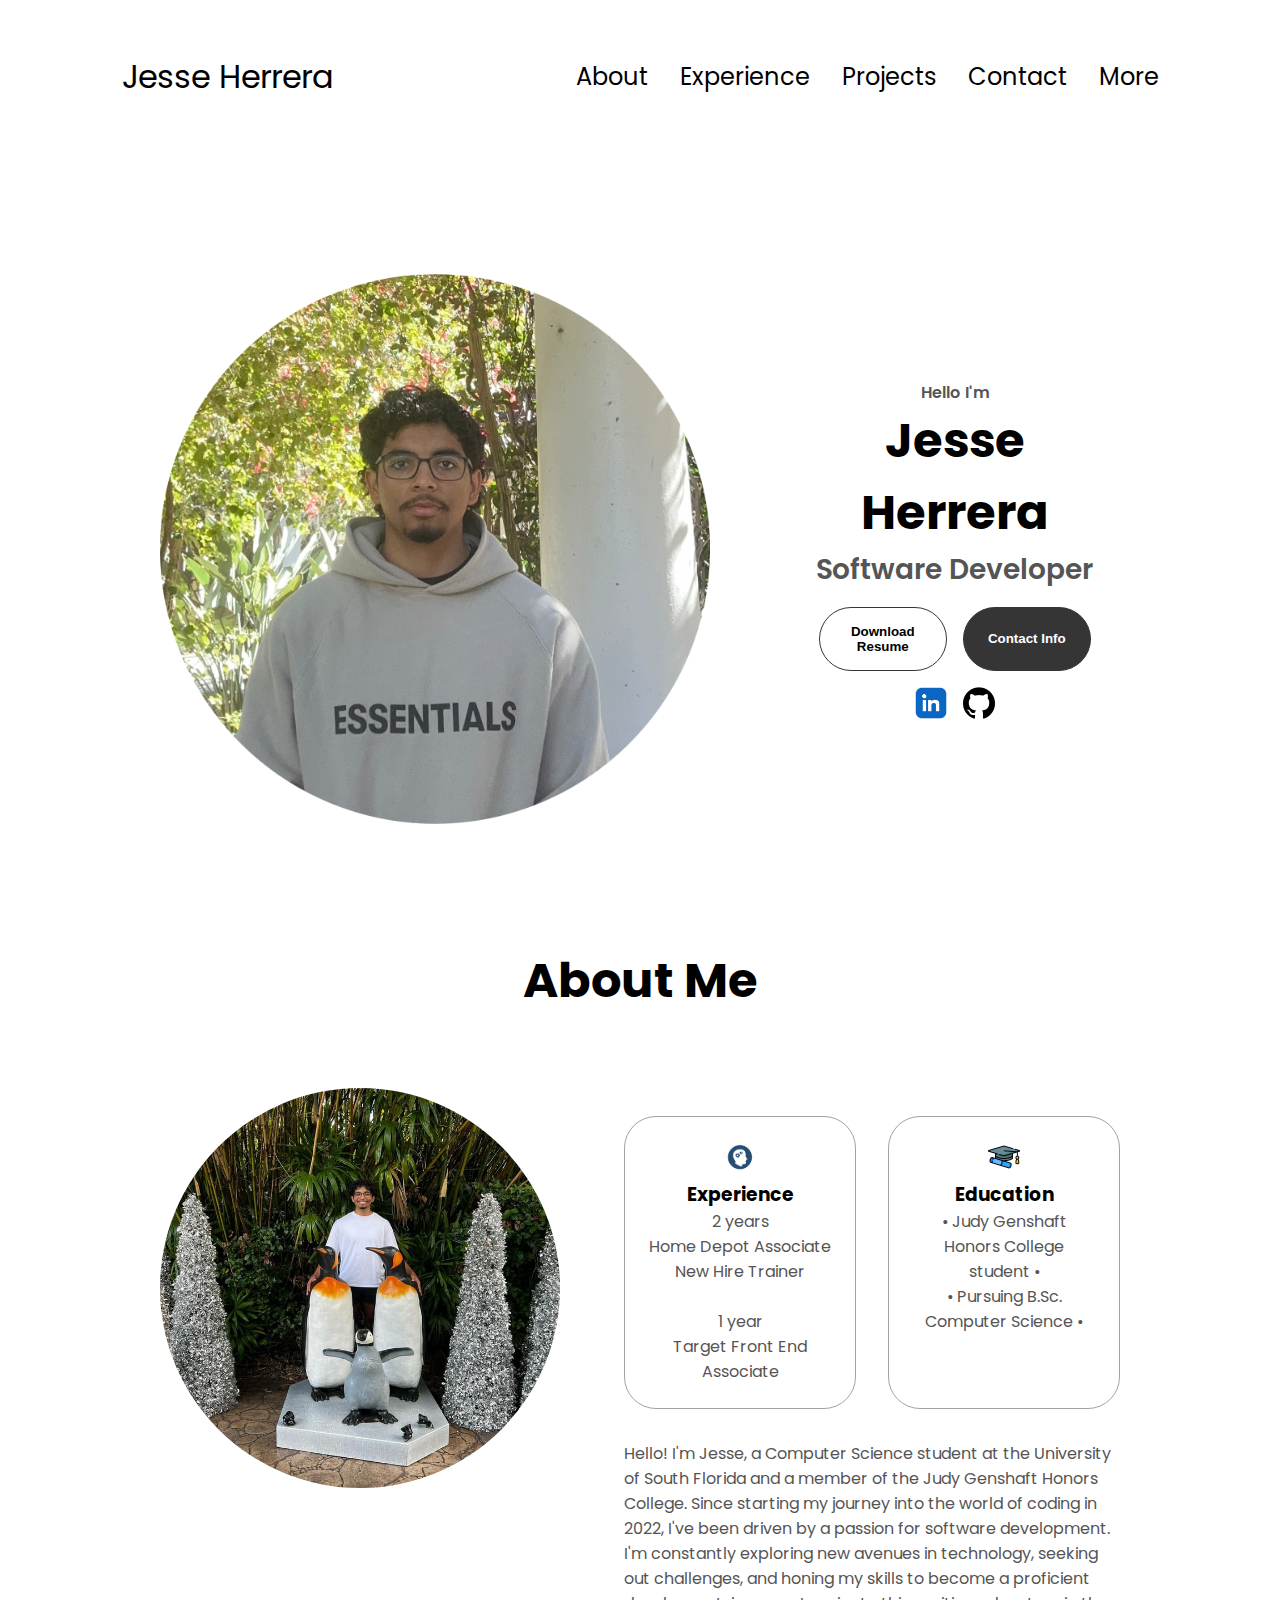
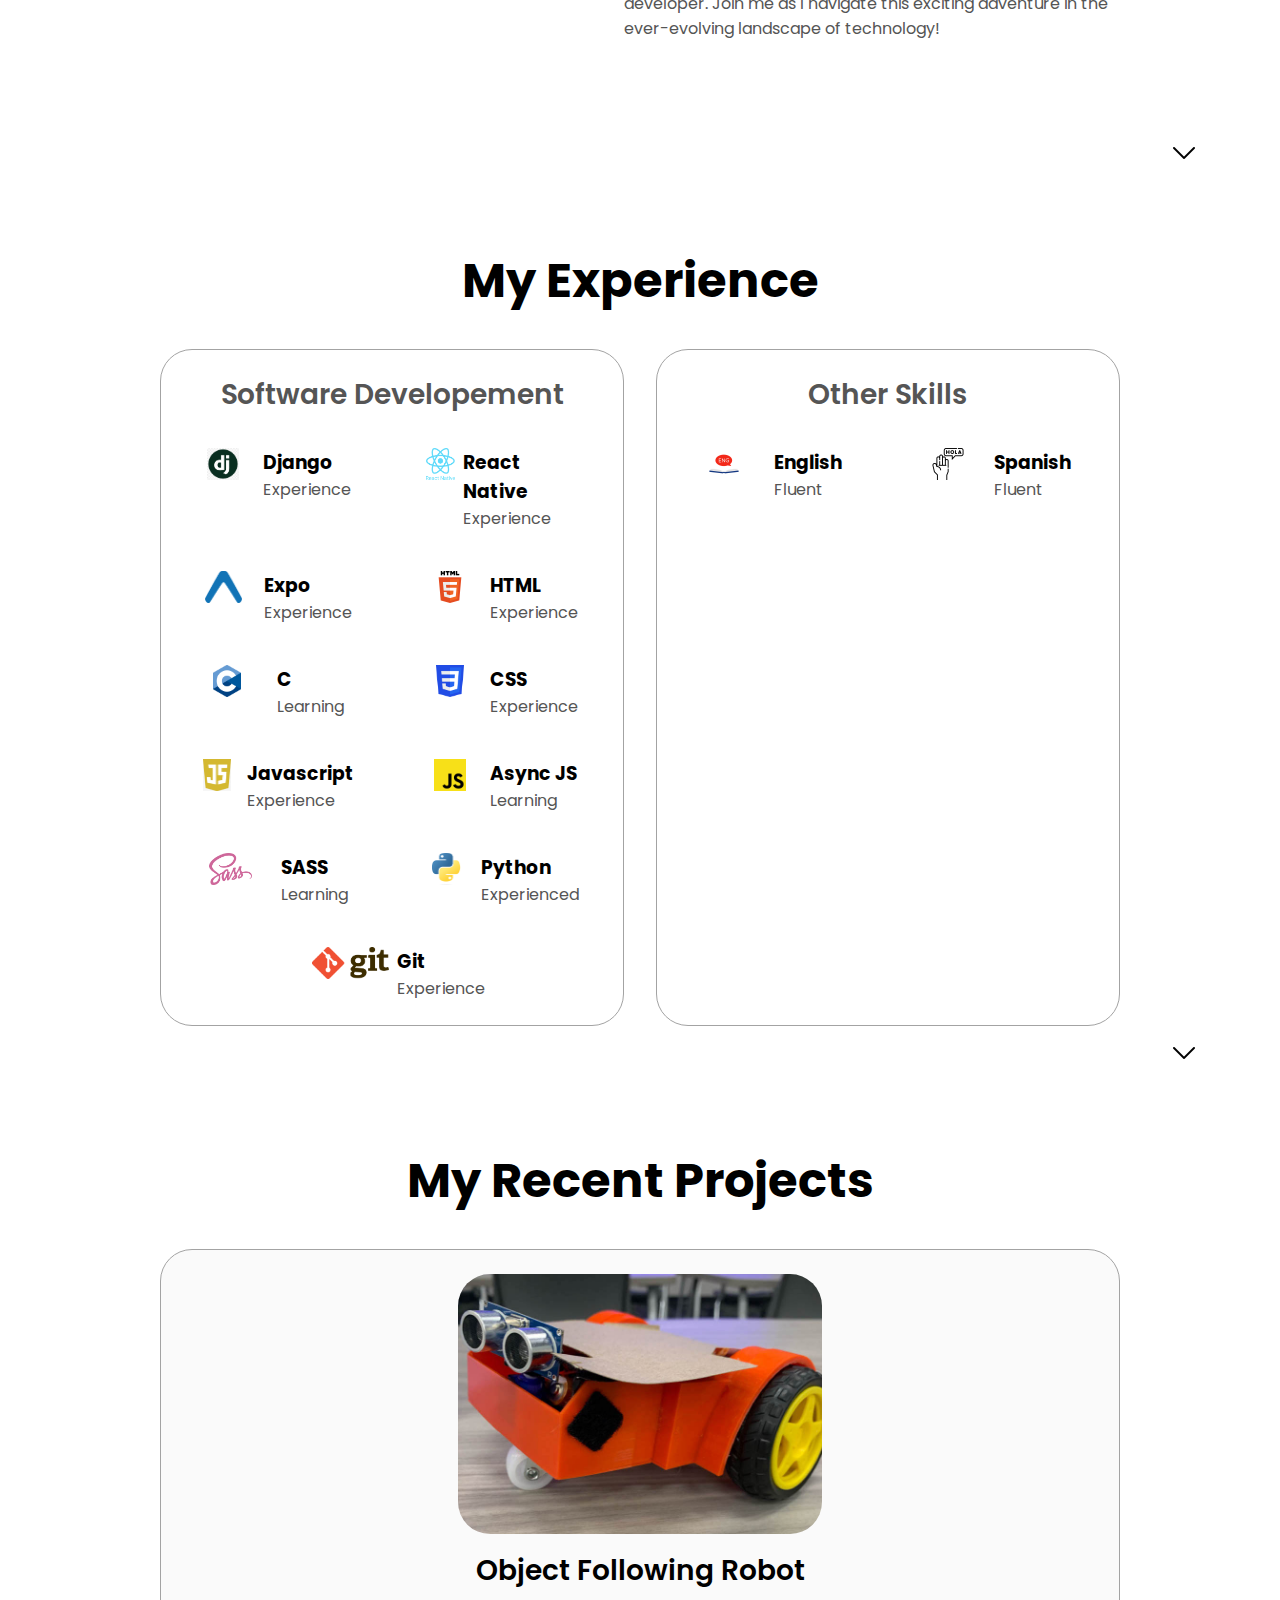
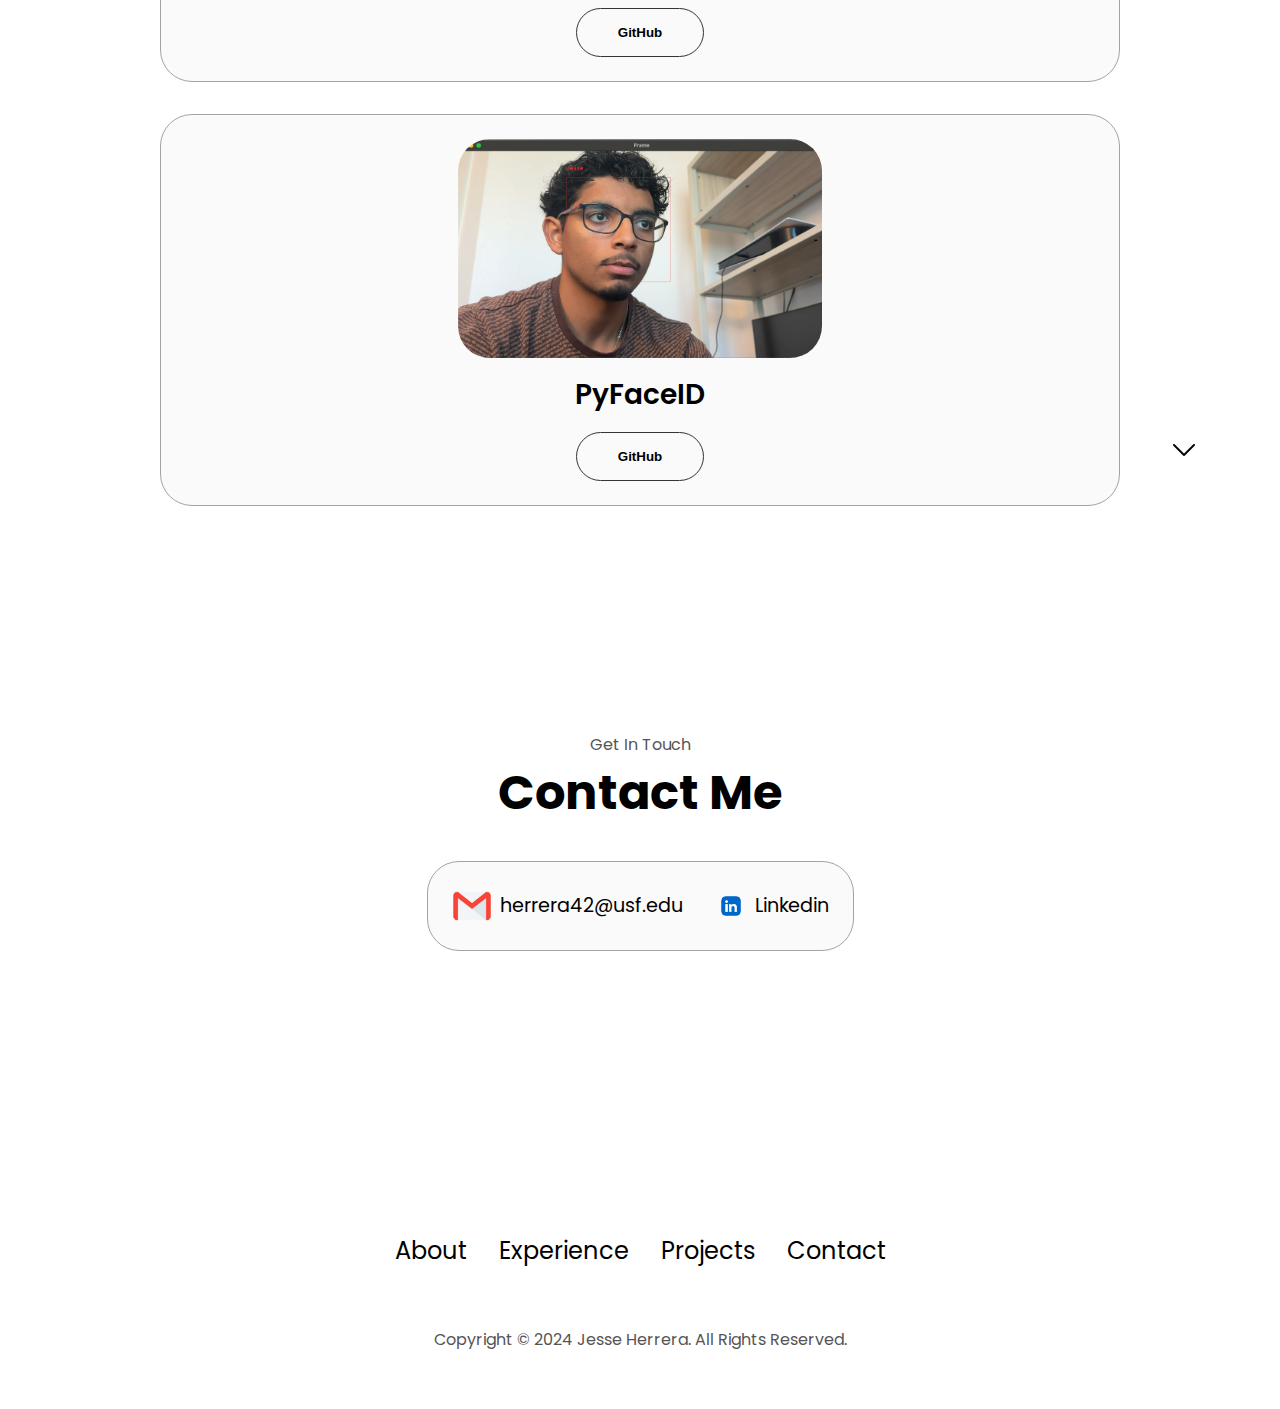
<file: index.html>
<!DOCTYPE html>
<html lang="en">
<head>
    <meta charset="UTF-8">
    <meta name="viewport" content="width=device-width, initial-scale=1.0">
    <title>My Portfolio</title>
    <link rel="stylesheet" href="style.css">
    <link rel="stylesheet" href="mediaquestions.css">
</head>
<body>
    <!-- navigation menu for desktop -->
    <nav id="desktop-nav">
        <div class="logo">Jesse Herrera</div>
        <div>
            <ul class="nav-links">
                <li><a href="#about">About</a></li>
                <li><a href="#experience">Experience</a></li>
                <li><a href="#projects">Projects</a></li>
                <li><a href="#contact">Contact</a></li>
                <li class="dropdown-menu">
                    <a href="#More">More</a>
                    <ul class="dropdown-content">
                        <li><a href="Things_I_like.html">Things I like</a></li>
                    </ul>
                </li>
            </ul>
        </div>
    </nav>
    <!-- navigation menu for mobile devices -->
    <nav id="hamburger-nav">
        <div class="logo">Jesse Herrera</div>
        <div class="hamburger-menu">
            <div class="hamburger-icon" onclick="toggleMenu()">
            <span></span>
            <span></span>
            <span></span>
        </div>
        <div class="menu-links">
            <li><a href="#about" onclick="toggleMenu()">About</a></li>
            <li><a href="#experience" onclick="toggleMenu()">Experience</a></li>
            <li><a href="#project" onclick="toggleMenu()">Projects</a></li>
            <li><a href="#contact" onclick="toggleMenu()">About</a></li>
            <li><a href="Things_I_like_page.html" onclick="toggleMenu()">Things I like</a></li>
        </div>
        </div>
    </nav>
    <!-- profile section -->
    <section id="profile">
        <div class="section__pic-container">
            <img 
            src="./pics/IMG_8181.PNG" 
            alt="Jesse Herrera profile picture">
        </div>
        <div class="section__text">
            <p class="section__text__p1">Hello I'm</p>
            <h1 class="title">Jesse Herrera</h1>
            <p class="section__text__p2">Software Developer</p>
            <!-- buttons for profile links -->
            <div class="btn-container">
                <button 
                class="btn btn-color-2" 
                onclick="window.open('./pics/Jesse_Herrera_Resume.pdf')">
                Download Resume
                </button>
                <button 
                class="btn btn-color-1" 
                onclick="location.href='./#contact'">
                Contact Info
                </button>
            </div>
            <div id="socials-container">
                <img 
                src="./pics/linkedin.png" 
                alt="My Linkedin Profile"
                class="icon"
                onclick="location.href='https://linkedin.com/in/jesse-herrera-788570253'"/>
                <img 
                src="./pics/github logo.png" 
                alt="My Github Profile"
                class="icon"
                onclick="location.href='https://github.com/saintsjh'"/>
            </div>
        </div>
    </section>
    <section id="about">
        <p class="section__text__p1"></p>
        <h1 class="title"> About Me</h1>
        <div class="section-container">
            <div class="section__pic-container">
                <img src="./pics/JessePic1.JPG" alt="Profile Picture"
                class="about-pics">
            </div>
            <div class="about-details-container">
                <div class="about-containers">
                    <div class="details-container">
                        <img src="./pics/exp2.png" alt="experience icon"
                        class="icon">
                        <h3>Experience</h3>
                        <p> 2 years <br /> Home Depot Associate New Hire Trainer</p><br>
                        <p> 1 year <br /> Target Front End Associate</p>
                    </div>
                    <div class="details-container">
                        <img src="./pics/education.png" alt="education icon"
                        class="icon">
                        <h3>Education</h3>
                        <p>• Judy Genshaft Honors College student •</p>
                        <p>• Pursuing B.Sc. Computer Science •</p>
                        
                    </div>
                </div>
                <div class="text-container">
                    <p>
                        Hello! I'm Jesse, a Computer Science student at the University of South Florida and a member of the Judy Genshaft Honors College. Since starting my journey into the world of coding in 2022, I've been driven by a passion for software development. I'm constantly exploring new avenues in technology, seeking out challenges, and honing my skills to become a proficient developer. Join me as I navigate this exciting adventure in the ever-evolving landscape of technology!                  
                    </p>
                </div>
            </div>
        </div>
        <img src="./pics/arrowarrow.png" alt="arrow ircon"
        class="icon arrow"
        onclick="location.href='./#experience'">
    </section>
    <section id="experience">
        <p class="section__text__p1"></p>
        <h1 class="title">My Experience</h1>
        <div class="experience-details-container">
            <div class="about-containers">
                <div class="details-container">
                    <h2 class="experience-sub-title">Software Developement</h2>
                    <div class="article-container">
                        <article>
                            <img src="./pics/django.png"
                            alt="django icon"
                            class="icon"
                            >
                            <div>
                                <h3>Django</h3>
                                <p>Experience</p>
                            </div>
                        </article>
                        <article>
                            <img src="./pics/ReNa.png"
                            alt="react native icon"
                            class="icon"
                            >
                            <div>
                                <h3>React Native</h3>
                                <p>Experience</p>
                            </div>
                        </article>
                        <article>
                            <img src="./pics/expo_logo.png"
                            alt="expo react native icon"
                            class="icon"
                            >
                            <div>
                                <h3>Expo</h3>
                                <p>Experience</p>
                            </div>
                        </article>
                        <article>
                            <img src="./pics/html logo.png" 
                            alt="html icon"
                            class="icon">
                            <div>
                                <h3>HTML</h3>
                                <p>Experience</p>
                            </div>
                        </article>
                        <article>
                            <img src="./pics/C icon.png"
                            alt="C icon"
                            class="icon">
                            <div>
                                <h3>C</h3>
                                <p>Learning</p>
                            </div>
                        </article>
                        <article>
                            <img src="./pics/CSS logo.png" 
                            alt="html icon"
                            class="icon">
                            <div>
                                <h3>CSS</h3>
                                <p>Experience</p>
                            </div>
                        </article>
                        <article>
                            <img src="./pics/JS logo.png.jpeg" 
                            alt="html icon"
                            class="icon">
                            <div>
                                <h3>Javascript</h3>
                                <p>Experience</p>
                            </div>
                        </article>
                        <article>
                            <img src="./pics/async js.png" 
                            alt="async js icon"
                            class="icon">
                            <div>
                                <h3>Async JS</h3>
                                <p>Learning</p>
                            </div>
                        </article>
                        <article>
                            <img src="./pics/SASS.png" 
                            alt="html icon"
                            class="icon">
                            <div>
                                <h3>SASS</h3>
                                <p>Learning</p>
                            </div>
                        </article>
                        <article>
                            <img src="./pics/newpython.png" 
                            alt="html icon"
                            class="icon">
                            <div>
                                <h3>Python</h3>
                                <p>Experienced</p>
                            </div>
                        </article>
                        <article>
                            <img src="./pics/newgit.png" 
                            alt="html icon"
                            class="icon">
                            <div>
                                <h3>Git</h3>
                                <p>Experience</p>
                            </div>
                        </article>
                    </div>
                </div>
                <div class="details-container">
                    <h2 class="experience-sub-title">Other Skills</h2>
                    <div class="article-container">
                        <article>
                            <img src="./pics/english.png" 
                            alt="english icon"
                            class="icon">
                            <div>
                                <h3>English</h3>
                                <p>Fluent</p>
                            </div>
                        </article>
                        <article>
                            <img src="./pics/spanish.png" 
                            alt="spanish icon"
                            class="icon">
                            <div>
                                <h3>Spanish</h3>
                                <p>Fluent</p>
                            </div>
                        </article>
                    </div>
                </div>
            </div>
        </div>
        <img src="./pics/arrowarrow.png" alt="arrow ircon"
        class="icon arrow"
        onclick="location.href='./#projects'">
    </section>
    <section id="projects">
        <p class="section__text__p1"></p>
        <h1 class="title">My Recent Projects</h1>
        <div class="experience-details-container">
            <div class="about-containers">
            <div class="details-container color-container">
                <div class="article-container">
                    <img src="./pics/robotproj.jpg" alt="Project 1"
                    class="project-img"/>
                </div>
                <h2 class="experience-sub-title project-title">Object Following Robot</h2>
                    <!-- once project is deployed put link here -->
                    <!-- <button class="btn btn-color-2 project-btn"
                    onclick="location.href=">
                        Live Demo
                    </button> -->
                    <button class="btn btn-color-2"
                    onclick="location.href = 'https://github.com/saintsjh/ArduinoRobot'"
                    >
                        GitHub 
                    </button>
                </div>
            </div>
            <div class="details-container color-container">
                <div class="article-container">
                    <img src="./pics/anotherFaceIdpic.png" alt="Project 2"
                    class="project-img"/>
                </div>
                <h2 class="experience-sub-title project-title">PyFaceID</h2>
                    <button class="btn btn-color-2"
                    onclick="location.href = 'https://github.com/saintsjh/PyFaceID'"
                    >
                    GitHub 
                </button>
            </div>
            <!-- <div class="details-container color-container">
                <div class="article-container">
                    <img src="./pics/eldenCounter.png" alt="Project 2"
                    class="project-img"/>
                </div>
                <h2 class="experience-sub-title project-title">EldenCounter</h2>
                <button class="btn btn-color-2"
                    onclick="location.href = 'https://github.com/saintsjh/EldenCounter'"
                    >
                    GitHub 
                </button>
            </div> -->
            </div>
            </div>
        </div>
        <img src="./pics/arrowarrow.png" alt="arrow ircon"
        class="icon arrow"
        onclick="location.href='./#contact'">
    </section>
    <section id="contact">
        <p class="section__text__p1">Get In Touch</p>
        <h1 class="title">Contact Me</h1>
        <div class="contact-info-upper-container">
            <div class="contact-info-container">
                <img src="./pics/email.png" 
                alt="email icon"
                class="icon contact-icon email-icon"/>
                <p><a href="mailto:herrera42@usf.edu">herrera42@usf.edu</a></p>
            </div>
                <div class="contact-info-container">
                    <img src="./pics/linkedin logo.png" 
                    alt="linkedin icon"
                    class="icon contact-icon"/>
                    <p><a href="https://www.linkedin.com/in/jesse-herrera-788570253/">Linkedin</a></p>
                </div>
        </div>
    </section>
    <footer>
        <nav>
            <div class="nav-links-container">
                <ul class="nav-links">
                    <li><a href="#about">About</a></li>
                    <li><a href="#experience">Experience</a></li>
                    <li><a href="#projects">Projects</a></li>
                    <li><a href="#contact">Contact</a></li>
                </ul>
            </div>
        </nav>
        <p>Copyright &#169; 2024 Jesse Herrera. All Rights Reserved.</p>
    </footer>

    <script src="script.js"></script>
</body>
</html>
</file>
<file: style.css>
/* General Styling */

@import url('https://fonts.googleapis.com/css2?family=Poppins:wght@300;400;500;600&display=swap');

* {
    margin: 0;
    padding: 0;
}

body {
    font-family: "Poppins", sans-serif;
}

html {
    scroll-behavior: smooth;
}

p {
    color: rgb(85, 85, 85);
}

/* Transition */
a, 
.btn {
    transition: all 300ms ease;
}

/* Desktop Navigation */
nav,
.nav-links {
    display: flex;
}
nav {
    justify-content: space-around;
    align-items: center;
    height: 17vh;
}

.nav-links {
    gap: 2rem;
    list-style: none;
    font-size: 1.5rem;
}

a {
    color: black;
    text-decoration: none;
    text-decoration-color: white;
    position: relative;

}

/* Style for the dropdown menu */
.dropdown-menu {
    position: relative;
    display: inline-block;
}

/* Style for the dropdown content */
.dropdown-content {
    display: none;
    position: absolute;
    font-size: 20px;
    background-color: #B0C4DE;
    min-width: 160px;
    z-index: 1;
    list-style: none;
    /* border-radius: 25%; */
}

/* Style for the dropdown links */
.dropdown-content a {
    color: black;
    padding: 12px 16px;
    text-decoration: none;
    display: block;
}

/* Style for the dropdown links on hover */
.dropdown-content a:hover {
    background-color: #ffffff;
}

/* Show the dropdown content when hovering over the dropdown menu */
.dropdown-menu:hover .dropdown-content {
    display: block;
}


a:hover {
    color: #B0C4DE;
}

nav ul li a::after{
    content: " ";
    width: 0;
    height: 3px;
    background: #B0C4DE;
    position: absolute; 
    left: 0;
    bottom: -6px;
    transition: 0.5s;
}
nav ul li a:hover::after{
    width: 100%;
}

.logo {
    font-size: 2rem;
}

.logo:hover {
    cursor: default;
}

/* Hamburger Menu */
#hamburger-nav {
    display: none;
}

.hamburger-menu {
    position: relative;
    display: inline-block;
}

.hamburger-icon {
    display: flex;
    flex-direction: column;
    justify-content: space-between;
    height: 24px;
    width: 30px;
    cursor: pointer;
}

.hamburger-icon span {
    width: 100%;
    height: 2px;
    background-color: black;
    transition: all 0.3 ease-in-out;
}

.menu-links {
    position: absolute;
    top: 100%;
    right: 0%;
    background-color: white;
    width: fit-content;
    max-height: 0;
    overflow: hidden;
    transition: all 0.3 ease-in-out;
}

.menu-links a {
    display: block;
    padding: 10px;
    text-align: center;
    font-size: 1.5rem;
    color: black;
    text-decoration: none;
    transition: all 0.3 ease-in-out;
}

.menu-links a:hover {
    color: #B0C4DE;
}

.menu-links li {
    list-style: none;
}

.menu-links.open {
    max-height: 300px;
}

.hamburger-icon.open span:first-child {
    transform: rotate(45deg) translate(10px, 5px);
}

.hamburger-icon.open span:nth-child(2) {
    opacity: 0;
}

.hamburger-icon.open span:last-child {
    transform: rotate(-45deg) translate(10px, -5px);
}

.hamburger-icon span:first-child {
    transform: none;
}
.hamburger-icon span:first-child {
    opacity: 1;
}
.hamburger-icon span:first-child {
    transform: none;
}

.menu-links a::after {
    content: " ";
    width: 0;
    height: 3px;
    background: #B0C4DE;
    position: absolute; 
    left: 0;
    bottom: -6px;
    transition: 0.5s;
}
.menu-links a:hover::after {
    width: 100%;
}

/* Sections */

section {
    padding-top: 4vh;
    height: 96vh;
    margin: 0 10rem;
    box-sizing: border;
    min-height: fit-content;
}

.section-container {
    display: flex;
}

/* Profile Section */

#profile {
    display: flex;
    justify-content: center;
    gap: 5rem;
    height: 80vh;
}

.section__pic-container {
    display: flex;
    height: 550px;
    width: 550px;
    margin: auto 0;
}

.section__text {
    align-self: center;
    text-align: center;
}

.section__text p {
    font-weight: 600;
}

.section__text__p1 {
    text-align: center;
}

.section__text__p2 {
    font-size: 1.75rem;
    margin-bottom: 1rem;
}

.title {
    font-size: 3rem;
    text-align: center;
}

#socials-container {
    display: flex;
    justify-content: center;
    margin-top: 1rem;
    gap: 1rem;
}

/* Icons */
.icon {
    cursor: pointer;
    height: 2rem;
}

/* Buttons */
.btn-container {
    display: flex;
    justify-content: center;
    gap: 1rem;
}

.btn {
    font-weight: 600;
    transition: all 300ms ease;
    padding: 1rem;
    width: 8rem;
    border-radius: 2rem;
    cursor: pointer;
}

.btn-color-1, 
.btn-color-2 {
    border: rgb(53, 53, 53) 0.1rem solid;
}


.btn-color-1:hover, 
.btn-color-2:hover {
    cursor: pointer;
}

.btn-color-1, 
.btn-color-2:hover {
    background: rgb(53, 53, 53);
    color: white;
}

.btn-color-1:hover {
    background: rgb(0,0,0);
}

.btn-color-2 {
    background: none;
}

.btn-color-2:hover {
    border: rgb(255,255,255) 0.1rem solid;
}

.btn-container {
    gap: 1rem;
}

/* About Section */

#about {
    position: relative;
}

.about-containers {
    gap: 2rem;
    margin-bottom: 2rem;
    margin-top: 2rem;
}

.about-details-container {
    justify-content: center;
    flex-direction: column;
}

.about-containers, 
.about-details-container {
    display: flex;
}

.about-pic {
    border-radius: 2rem;
}

.arrow {
    position: absolute;
    right: -5rem;
    bottom: 2.5rem;
}

.details-container {
    padding: 1.5rem;
    flex: 1;
    background: white;
    border-radius: 2rem;
    border: rgb(53, 53, 53) 0.1rem solid;
    border-color: rgb(163,163,163);
    text-align: center;
}

.details-container:hover {
    background: #F0F8FF;
    transition: all 600ms ease-in-out;
    border-radius: 5rem;
    cursor: default;
}

.section-container {
    gap: 4rem;
    height: 80%;
}

.section__pic-container img.about-pics {
    height: 400px; /* Make sure the image fills the container */
    width: 400px; /* Make sure the image fills the container */
    border-radius: 50%; /* This will make the image circular */
    object-fit: cover; /* Ensure the image covers the entire container */
}


/* .section__pic-container {
    height: 500px;
    width: 500px;
    border-radius: 75%;
    margin: auto 0;
} */

 /* Experience Section */
#experience {
    position: relative;
}

.experience-sub-title {
    color: rgb(85, 85, 85);
    font-weight: 600;
    font-size: 1.75rem;
    margin-bottom: 2rem;
}

.experience-details-container {
    display: flex;
    justify-content: center;
    flex-direction: column;
}

.article-container {
    display: flex;
    text-align: initial;
    flex-wrap: wrap;
    flex-direction: row;
    gap: 2.5rem;
    justify-content: space-around;

}

article {
    display: flex;
    width: 10rem;
    justify-content: space-around;
    gap: 0.5rem;
}

article .icon {
    cursor: default;
}

/* Projects Section */
#projects {
    position: relative;
}

.color-container {
    border-color: rgb(163,163,163);
    background: rgb(250,250,250);
}

.project-img {
    border-radius: 2rem;
    width: 40%;
    height: 40%;
}

.project-title {
    margin: 1rem;
    color: black;
}

.project-btn {
    color: black;
    border-color: rgb(163,163,163);
}

/* Contact Section */

#contact {
    display: flex;
    justify-content: center;
    flex-direction: column;
    height: 70vh;
}

.contact-info-upper-container {
    display: flex;
    justify-content: center;
    border-radius: 2rem;
    border: rgb(53, 53, 53) 0.1rem solid;
    border-color: rgb(163,163,163);
    background-color: rgb(250,250,250);
    margin: 2rem auto;
    padding: 0.5rem;
}

.contact-info-container {
    display: flex;
    align-items: center;
    justify-content: center;
    gap: 0.5rem;
    margin: 1rem;
}

.contact-info-container p {
    font-size: larger;  
}

.contact-icon {
    cursor: default;
    height: 2rem;
}

.email-icon {
    height: 2.5rem;
}

/* Footer */
footer {
    height: 26vh;
    margin: 0.1rem;
}

footer p {
    text-align: center;
}
</file>
<file: mediaquestions.css>
@media screen and (max-width: 1200px) {
    #desktop-nav {
        display: none;
    }
    #hamburger-nav {
        display: flex;
    }
}
@media screen and (max-width: 1200px) {
    #desktop-nav {
      display: none;
    }
    #hamburger-nav {
      display: flex;
    }
    #experience,
    .experience-details-container {
      margin-top: 2rem;
    }
    #profile,
    .section-container {
      display: block;
    }
    .arrow {
      display: none;
    }
    section,
    .section-container {
      height: fit-content;
    }
    section {
      margin: 0 5%;
    }
    .section__pic-container {
      width: 275px;
      height: 275px;
      margin: 0 auto 2rem;
    }
    .about-containers {
      margin-top: 0;
    }
  }
  
  @media screen and (max-width: 600px) {
    #contact,
    footer {
      height: 40vh;
    }
    #profile {
      height: 83vh;
      margin-bottom: 0;
    }
    article {
      font-size: 1rem;
    }
    footer nav {
      height: fit-content;
      margin-bottom: 2rem;
    }
    .about-containers,
    .contact-info-upper-container,
    .btn-container {
      flex-wrap: wrap;
    }
    .contact-info-container {
      margin: 0;
    }
    .contact-info-container p,
    .nav-links li a {
      font-size: 1rem;
    }
    .experience-sub-title {
      font-size: 1.25rem;
    }
    .logo {
      font-size: 1.5rem;
    }
    .nav-links {
      flex-direction: column;
      gap: 0.5rem;
      text-align: center;
    }
    .section__pic-container {
      width: auto;
      height: 46vw;
      justify-content: center;
    }
    .section__text__p2 {
      font-size: 1.25rem;
    }
    .title {
      font-size: 2rem;
    }
    .text-container {
      text-align: justify;
    }
  }
</file>
